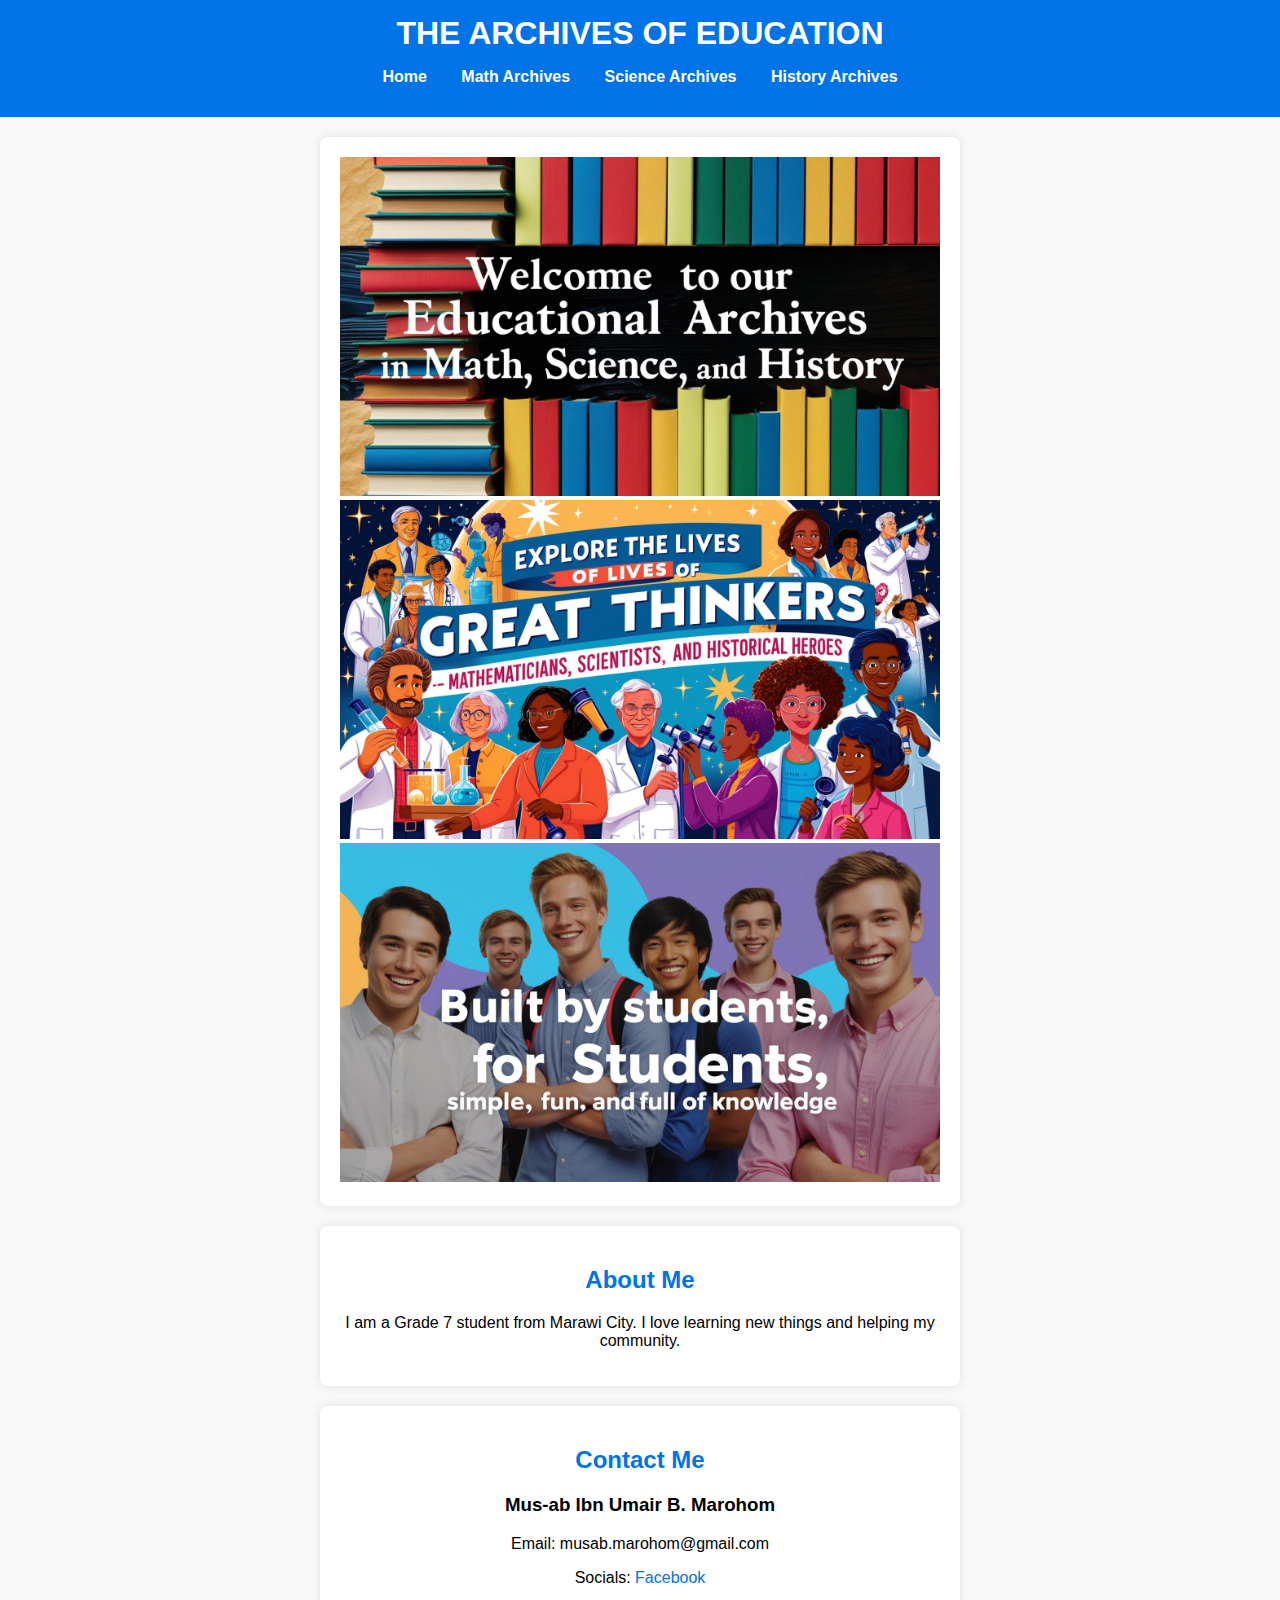
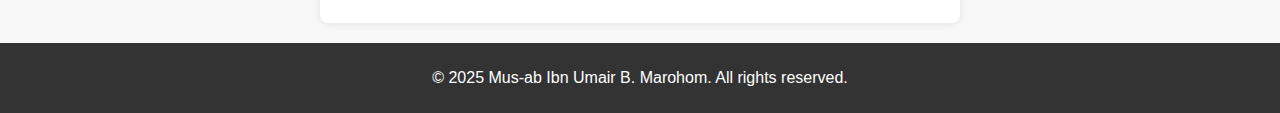
<file: index.html>
<!DOCTYPE html>
<html lang="en">
<head>
    <meta charset="UTF-8">
    <meta name="viewport" content="width=device-width, initial-scale=1.0">
    <title>THE ARCHIVES OF EDUCATION</title>
    <link rel="stylesheet" href="style.css">
</head>
<body>

    <header>
        <h1>THE ARCHIVES OF EDUCATION</h1>
        <nav>
            <ul>
                <li><a href="#home">Home</a></li>
                <li><a href="math.html">Math Archives</a></li> 
                <li><a href="science.html">Science Archives</a></li>
                <li><a href="history.html">History Archives</a></li>
            </ul>
        </nav>
    </header>

    <section id="home">
        <div class="carousel-slides">
            <div class="carousel-slide">
                <img src="images/banner1.jpg" alt="Welcome to Our Educational Archives in Math, Science, and History!">
            </div>
            <div class="carousel-slide">
                <img src="images/banner2.jpg" alt="Explore the lives of great thinkers — mathematicians, scientists, and historical heroes!">
            </div>
            <div class="carousel-slide">
                <img src="images/banner3.jpg" alt="Built by students, for students — simple, fun, and full of knowledge!">
            </div>
        </div>
    </section>
      
    <section id="about">
        <h2>About Me</h2>
        <p>I am a Grade 7 student from Marawi City. I love learning new things and helping my community.</p>
    </section>

    

    <section id="contact">
        <h2>Contact Me</h2>
        <h3>Mus-ab Ibn Umair B. Marohom</h3>
        <p>Email: musab.marohom@gmail.com</p>
        <p>Socials: <a href="https://www.facebook.com/musab.marohom">Facebook</a>  </p>
    </section>

    <footer>
        <p>© 2025  Mus-ab Ibn Umair B. Marohom. All rights reserved.</p>
    </footer>

</body>
</html>
</file>
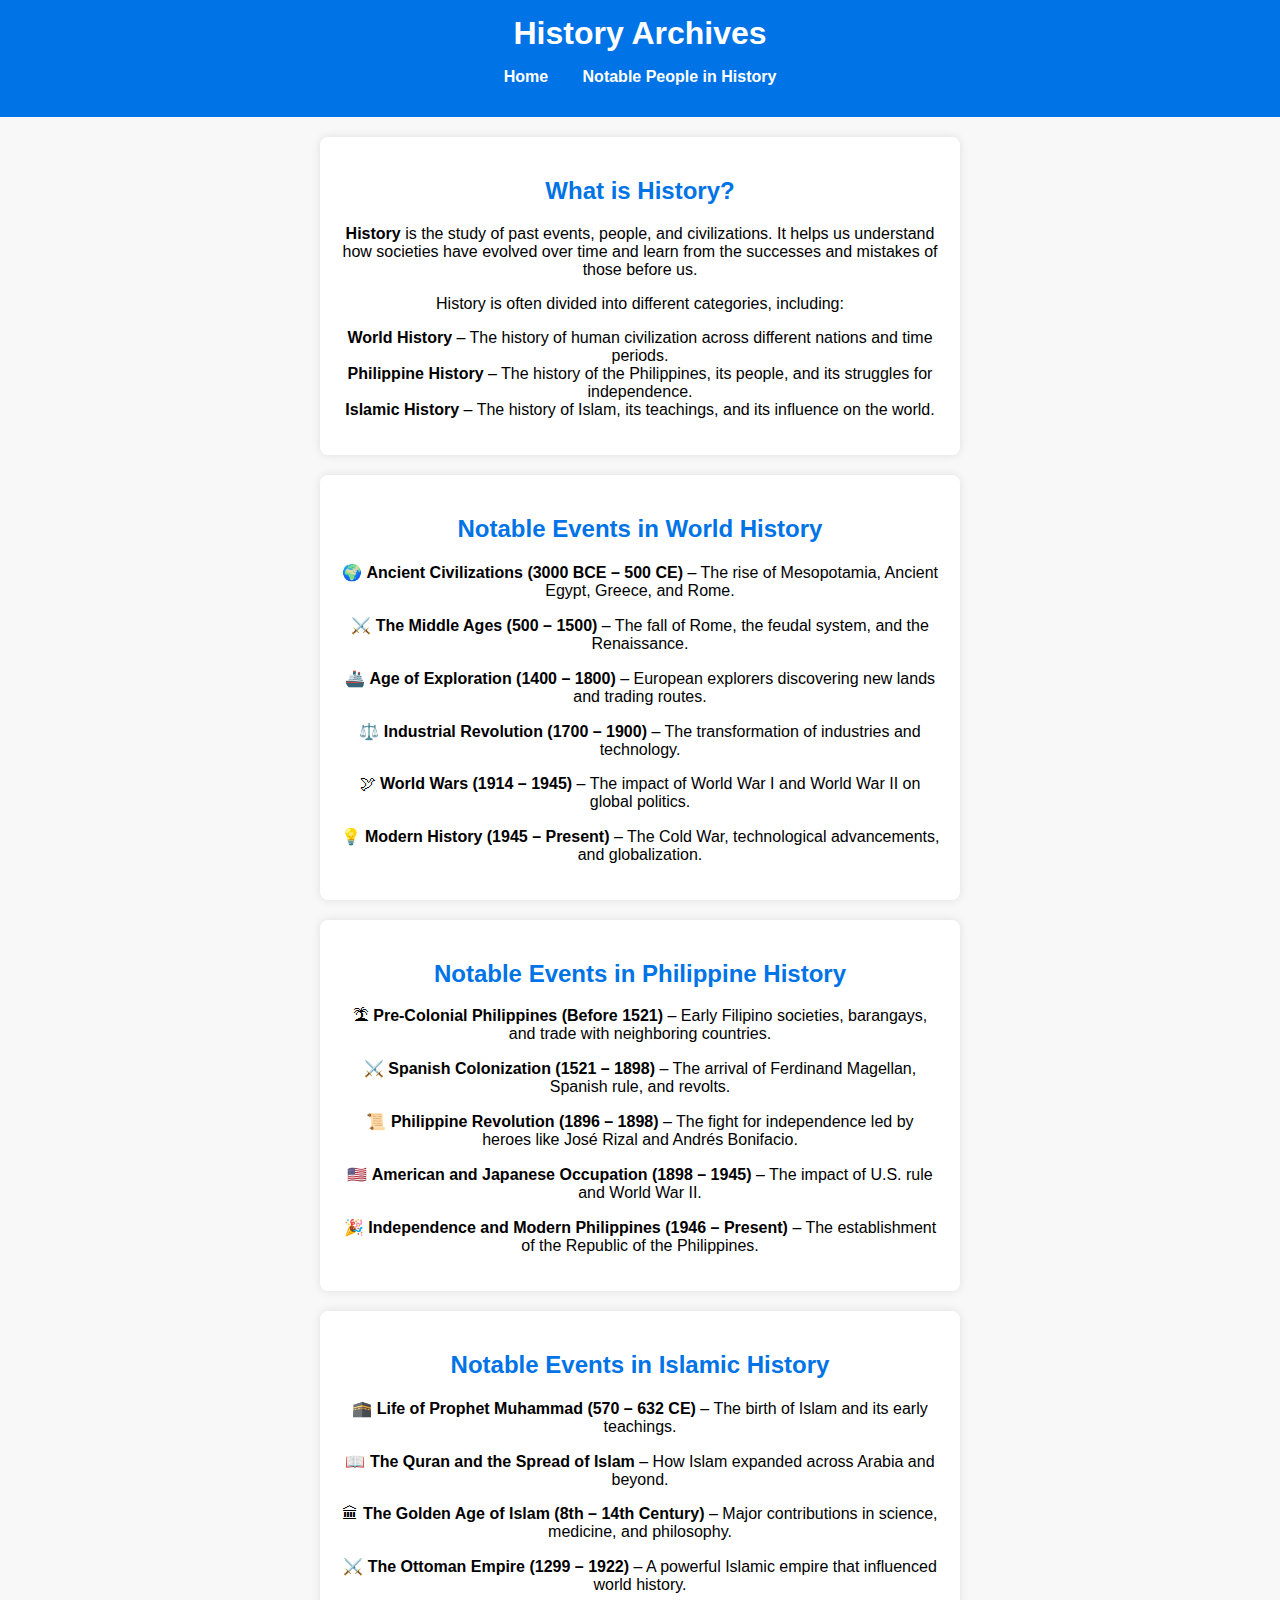
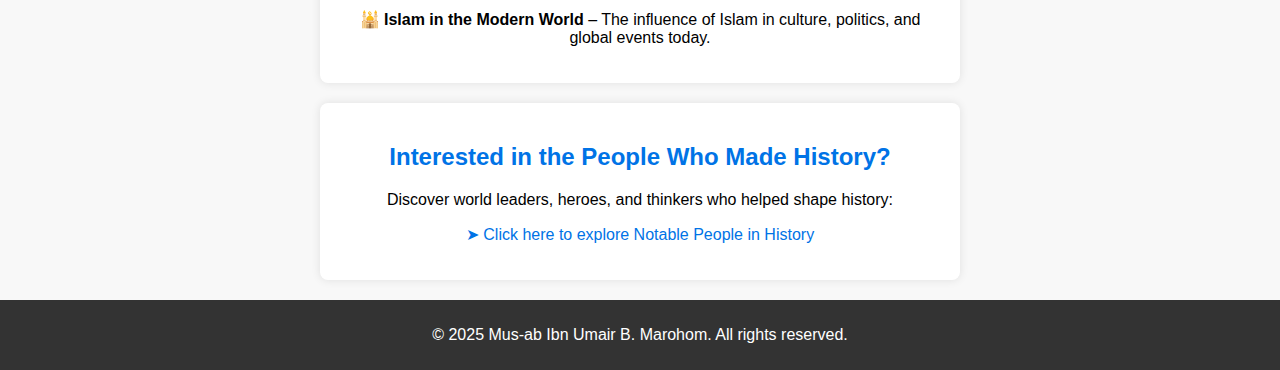
<file: history.html>
<!DOCTYPE html>
<html lang="en">
<head>
    <meta charset="UTF-8">
    <meta name="viewport" content="width=device-width, initial-scale=1.0">
    <title>History Archives</title>
    <link rel="stylesheet" href="style.css">
</head>
<body>

    <header>
        <h1>History Archives</h1>
        <nav>
            <ul>
                <li><a href="index.html">Home</a></li>
                <li><a href="notable_people.html">Notable People in History</a></li>
            </ul>
        </nav>
    </header>

    <section>
        <h2>What is History?</h2>
        <p><strong>History</strong> is the study of past events, people, and civilizations. It helps us understand how societies have evolved over time and learn from the successes and mistakes of those before us.</p>
        <p>History is often divided into different categories, including:</p>
        <ul>
            <li><strong>World History</strong> – The history of human civilization across different nations and time periods.</li>
            <li><strong>Philippine History</strong> – The history of the Philippines, its people, and its struggles for independence.</li>
            <li><strong>Islamic History</strong> – The history of Islam, its teachings, and its influence on the world.</li>
        </ul>
    </section>

    <section>
        <h2>Notable Events in World History</h2>
        <p>🌍 <strong>Ancient Civilizations (3000 BCE – 500 CE)</strong> – The rise of Mesopotamia, Ancient Egypt, Greece, and Rome.</p>
        <p>⚔️ <strong>The Middle Ages (500 – 1500)</strong> – The fall of Rome, the feudal system, and the Renaissance.</p>
        <p>🚢 <strong>Age of Exploration (1400 – 1800)</strong> – European explorers discovering new lands and trading routes.</p>
        <p>⚖️ <strong>Industrial Revolution (1700 – 1900)</strong> – The transformation of industries and technology.</p>
        <p>🕊 <strong>World Wars (1914 – 1945)</strong> – The impact of World War I and World War II on global politics.</p>
        <p>💡 <strong>Modern History (1945 – Present)</strong> – The Cold War, technological advancements, and globalization.</p>
    </section>

    <section>
        <h2>Notable Events in Philippine History</h2>
        <p>🏝 <strong>Pre-Colonial Philippines (Before 1521)</strong> – Early Filipino societies, barangays, and trade with neighboring countries.</p>
        <p>⚔️ <strong>Spanish Colonization (1521 – 1898)</strong> – The arrival of Ferdinand Magellan, Spanish rule, and revolts.</p>
        <p>📜 <strong>Philippine Revolution (1896 – 1898)</strong> – The fight for independence led by heroes like José Rizal and Andrés Bonifacio.</p>
        <p>🇺🇸 <strong>American and Japanese Occupation (1898 – 1945)</strong> – The impact of U.S. rule and World War II.</p>
        <p>🎉 <strong>Independence and Modern Philippines (1946 – Present)</strong> – The establishment of the Republic of the Philippines.</p>
    </section>

    <section>
        <h2>Notable Events in Islamic History</h2>
        <p>🕋 <strong>Life of Prophet Muhammad (570 – 632 CE)</strong> – The birth of Islam and its early teachings.</p>
        <p>📖 <strong>The Quran and the Spread of Islam</strong> – How Islam expanded across Arabia and beyond.</p>
        <p>🏛 <strong>The Golden Age of Islam (8th – 14th Century)</strong> – Major contributions in science, medicine, and philosophy.</p>
        <p>⚔️ <strong>The Ottoman Empire (1299 – 1922)</strong> – A powerful Islamic empire that influenced world history.</p>
        <p>🕌 <strong>Islam in the Modern World</strong> – The influence of Islam in culture, politics, and global events today.</p>
    </section>
    <section>
        <h2>Interested in the People Who Made History?</h2>
        <p>Discover world leaders, heroes, and thinkers who helped shape history:</p>
        <p><a href="notable_people.html">➤ Click here to explore Notable People in History</a></p>
      </section>
      

    <footer>
        <p>© 2025 Mus-ab Ibn Umair B. Marohom. All rights reserved.</p>
    </footer>

</body>
</html>
</file>
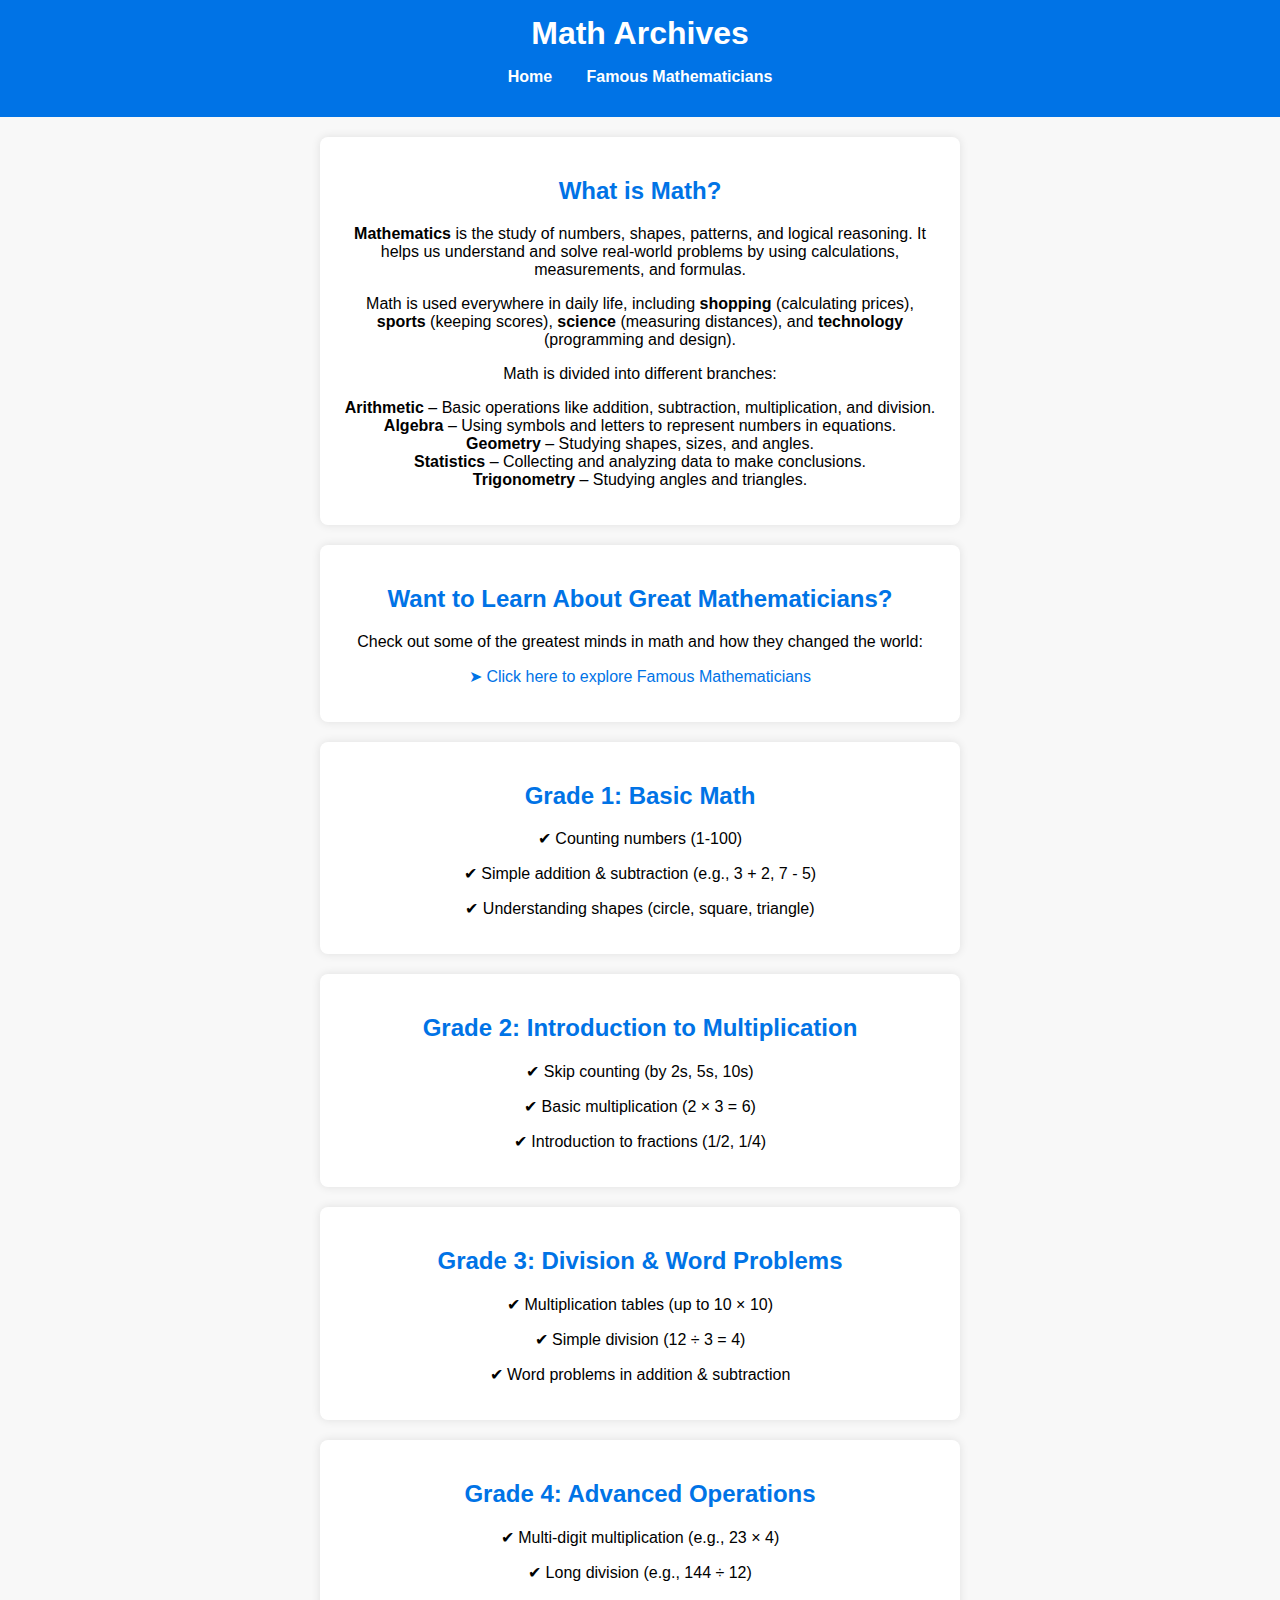
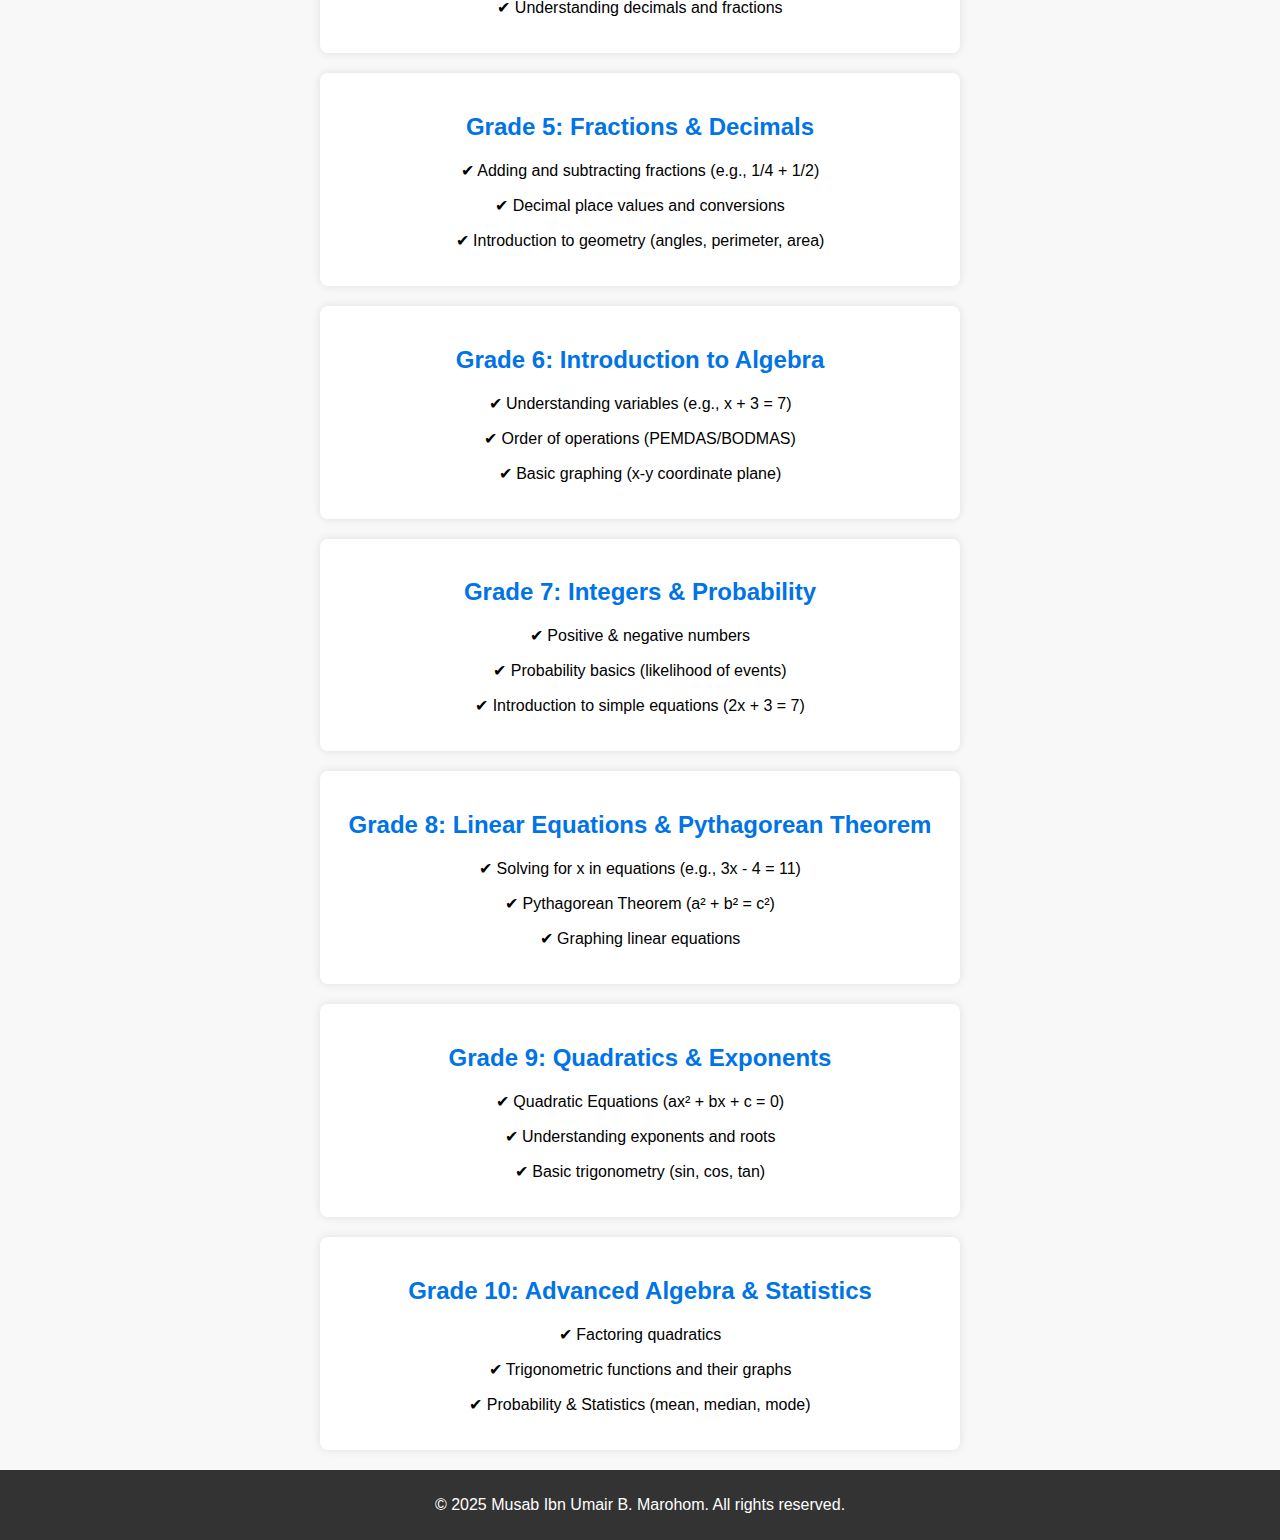
<file: math.html>
<!DOCTYPE html>
<html lang="en">
<head>
    <meta charset="UTF-8">
    <meta name="viewport" content="width=device-width, initial-scale=1.0">
    <title>Math Archives</title>
    <link rel="stylesheet" href="style.css">
</head>
<body>

    <header>
        <h1>Math Archives</h1>
        <nav>
            <ul>
                <li><a href="index.html">Home</a></li>
                <li><a href="mathematicians.html">Famous Mathematicians</a></li>
            </ul>
        </nav>
    </header>

    <section>
        <h2>What is Math?</h2>
        <p><strong>Mathematics</strong> is the study of numbers, shapes, patterns, and logical reasoning. It helps us understand and solve real-world problems by using calculations, measurements, and formulas.</p>
        <p>Math is used everywhere in daily life, including <strong>shopping</strong> (calculating prices), <strong>sports</strong> (keeping scores), <strong>science</strong> (measuring distances), and <strong>technology</strong> (programming and design).</p>
        <p>Math is divided into different branches:</p>
        <ul>
            <li><strong>Arithmetic</strong> – Basic operations like addition, subtraction, multiplication, and division.</li>
            <li><strong>Algebra</strong> – Using symbols and letters to represent numbers in equations.</li>
            <li><strong>Geometry</strong> – Studying shapes, sizes, and angles.</li>
            <li><strong>Statistics</strong> – Collecting and analyzing data to make conclusions.</li>
            <li><strong>Trigonometry</strong> – Studying angles and triangles.</li>
        </ul>
    </section>
    <section>
        <h2>Want to Learn About Great Mathematicians?</h2>
        <p>Check out some of the greatest minds in math and how they changed the world:</p>
        <p><a href="mathematicians.html">➤ Click here to explore Famous Mathematicians</a></p>
      </section>
      
    <section>
    
        <h2>Grade 1: Basic Math</h2>
        <p>✔ Counting numbers (1-100)</p>
        <p>✔ Simple addition & subtraction (e.g., 3 + 2, 7 - 5)</p>
        <p>✔ Understanding shapes (circle, square, triangle)</p>
    </section>

    <section>
        <h2>Grade 2: Introduction to Multiplication</h2>
        <p>✔ Skip counting (by 2s, 5s, 10s)</p>
        <p>✔ Basic multiplication (2 × 3 = 6)</p>
        <p>✔ Introduction to fractions (1/2, 1/4)</p>
    </section>

    <section>
        <h2>Grade 3: Division & Word Problems</h2>
        <p>✔ Multiplication tables (up to 10 × 10)</p>
        <p>✔ Simple division (12 ÷ 3 = 4)</p>
        <p>✔ Word problems in addition & subtraction</p>
    </section>

    <section>
        <h2>Grade 4: Advanced Operations</h2>
        <p>✔ Multi-digit multiplication (e.g., 23 × 4)</p>
        <p>✔ Long division (e.g., 144 ÷ 12)</p>
        <p>✔ Understanding decimals and fractions</p>
    </section>

    <section>
        <h2>Grade 5: Fractions & Decimals</h2>
        <p>✔ Adding and subtracting fractions (e.g., 1/4 + 1/2)</p>
        <p>✔ Decimal place values and conversions</p>
        <p>✔ Introduction to geometry (angles, perimeter, area)</p>
    </section>

    <section>
        <h2>Grade 6: Introduction to Algebra</h2>
        <p>✔ Understanding variables (e.g., x + 3 = 7)</p>
        <p>✔ Order of operations (PEMDAS/BODMAS)</p>
        <p>✔ Basic graphing (x-y coordinate plane)</p>
    </section>

    <section>
        <h2>Grade 7: Integers & Probability</h2>
        <p>✔ Positive & negative numbers</p>
        <p>✔ Probability basics (likelihood of events)</p>
        <p>✔ Introduction to simple equations (2x + 3 = 7)</p>
    </section>

    <section>
        <h2>Grade 8: Linear Equations & Pythagorean Theorem</h2>
        <p>✔ Solving for x in equations (e.g., 3x - 4 = 11)</p>
        <p>✔ Pythagorean Theorem (a² + b² = c²)</p>
        <p>✔ Graphing linear equations</p>
    </section>

    <section>
        <h2>Grade 9: Quadratics & Exponents</h2>
        <p>✔ Quadratic Equations (ax² + bx + c = 0)</p>
        <p>✔ Understanding exponents and roots</p>
        <p>✔ Basic trigonometry (sin, cos, tan)</p>
    </section>

    <section>
        <h2>Grade 10: Advanced Algebra & Statistics</h2>
        <p>✔ Factoring quadratics</p>
        <p>✔ Trigonometric functions and their graphs</p>
        <p>✔ Probability & Statistics (mean, median, mode)</p>
    </section>

    <footer>
        <p>© 2025  Musab Ibn Umair B. Marohom. All rights reserved.</p>
    </footer>

</body>
</html>
</file>
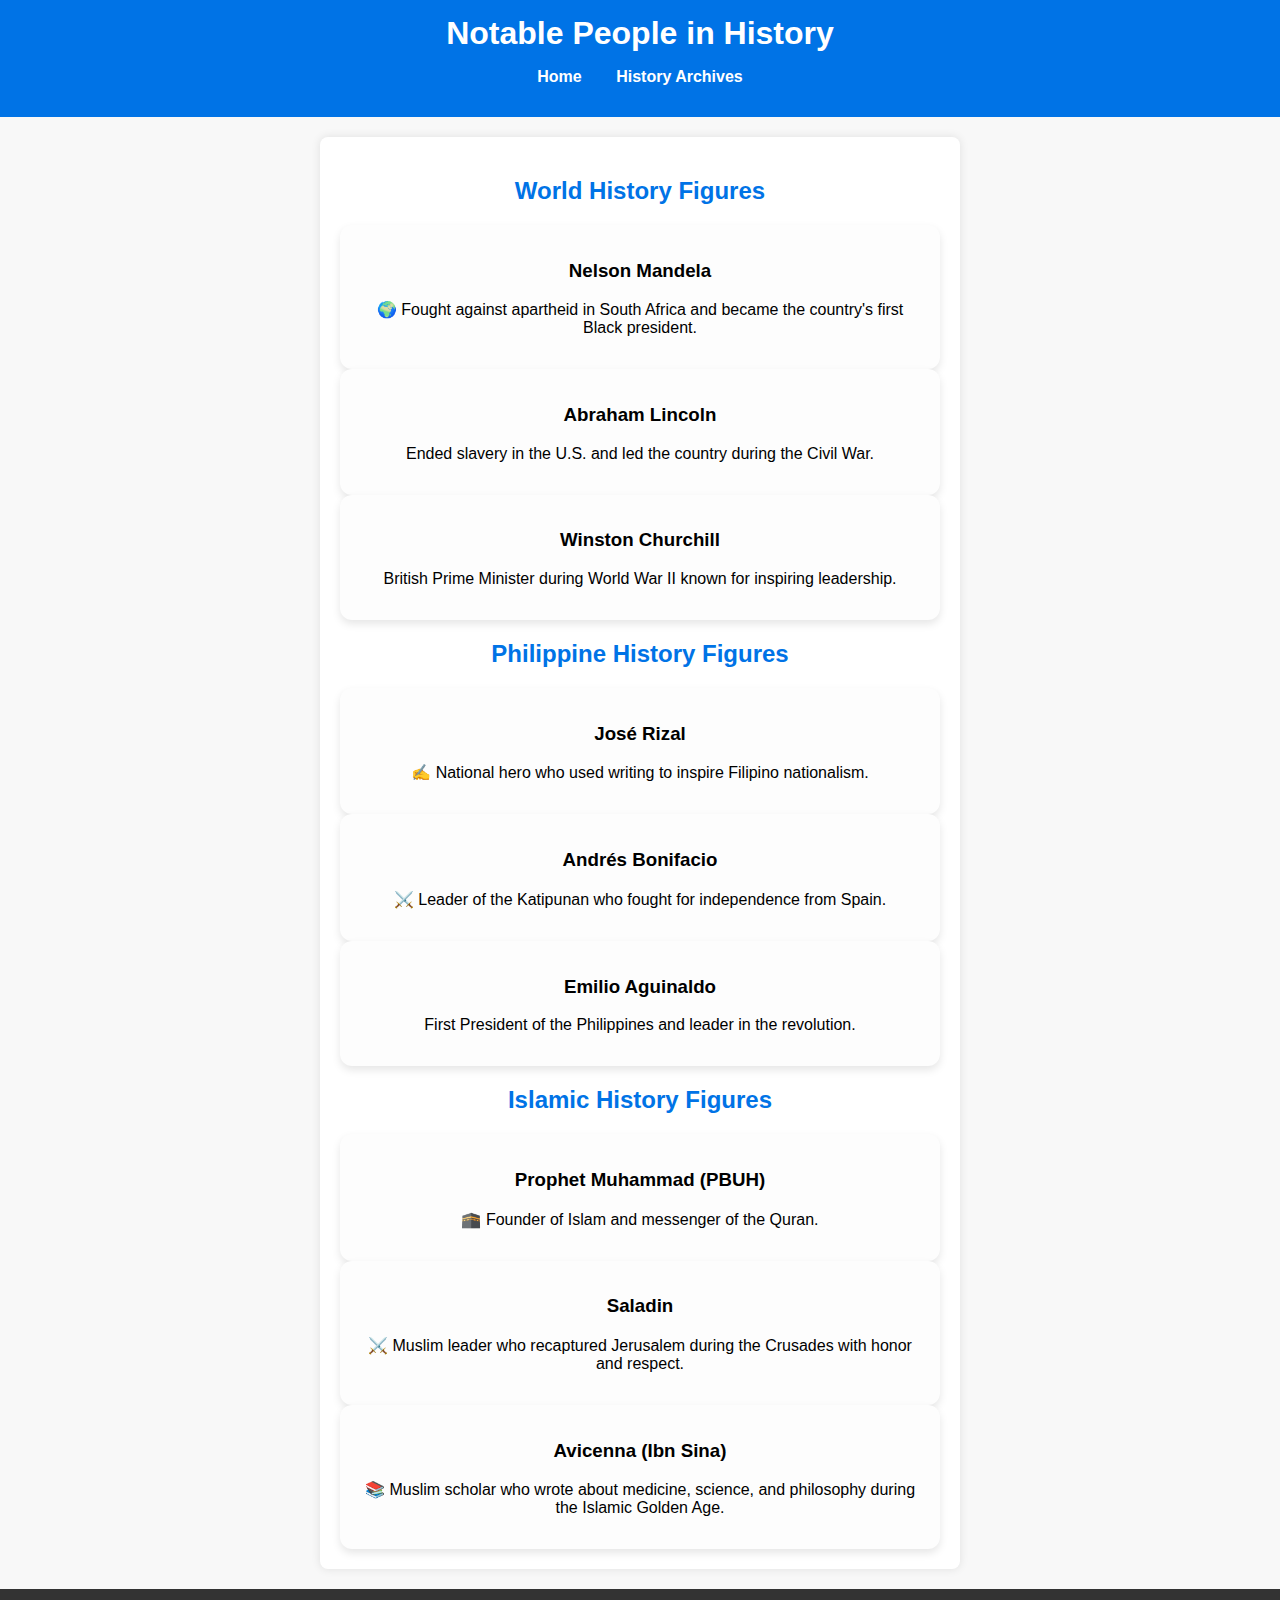
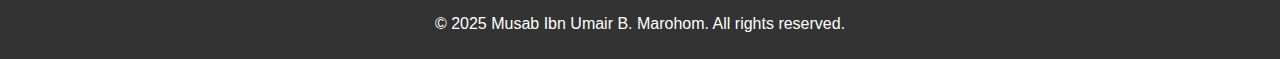
<file: notable_people.html>
<!DOCTYPE html>
<html lang="en">
<head>
  <meta charset="UTF-8" />
  <meta name="viewport" content="width=device-width, initial-scale=1.0"/>
  <title>Notable People in History</title>
  <link rel="stylesheet" href="style.css" />
</head>
<body>

  <header>
    <h1>Notable People in History</h1>
    <nav>
      <ul>
        <li><a href="index.html">Home</a></li>
        <li><a href="history.html">History Archives</a></li>
      </ul>
    </nav>
  </header>

  <section class="people-cards">
    <h2>World History Figures</h2>

    <div class="card">
      <h3>Nelson Mandela</h3>
      <p>🌍 Fought against apartheid in South Africa and became the country's first Black president.</p>
    </div>

    <div class="card">
      <h3>Abraham Lincoln</h3>
      <p>Ended slavery in the U.S. and led the country during the Civil War.</p>
    </div>

    <div class="card">
      <h3>Winston Churchill</h3>
      <p>British Prime Minister during World War II known for inspiring leadership.</p>
    </div>

    <h2>Philippine History Figures</h2>

    <div class="card">
      <h3>José Rizal</h3>
      <p>✍️ National hero who used writing to inspire Filipino nationalism.</p>
    </div>

    <div class="card">
      <h3>Andrés Bonifacio</h3>
      <p>⚔️ Leader of the Katipunan who fought for independence from Spain.</p>
    </div>

    <div class="card">
      <h3>Emilio Aguinaldo</h3>
      <p>First President of the Philippines and leader in the revolution.</p>
    </div>

    <h2>Islamic History Figures</h2>

    <div class="card">
      <h3>Prophet Muhammad (PBUH)</h3>
      <p>🕋 Founder of Islam and messenger of the Quran.</p>
    </div>

    <div class="card">
      <h3>Saladin</h3>
      <p>⚔️ Muslim leader who recaptured Jerusalem during the Crusades with honor and respect.</p>
    </div>

    <div class="card">
      <h3>Avicenna (Ibn Sina)</h3>
      <p>📚 Muslim scholar who wrote about medicine, science, and philosophy during the Islamic Golden Age.</p>
    </div>
  </section>

  <footer>
    <p>© 2025 Musab Ibn Umair B. Marohom. All rights reserved.</p>
  </footer>

</body>
</html>
</file>
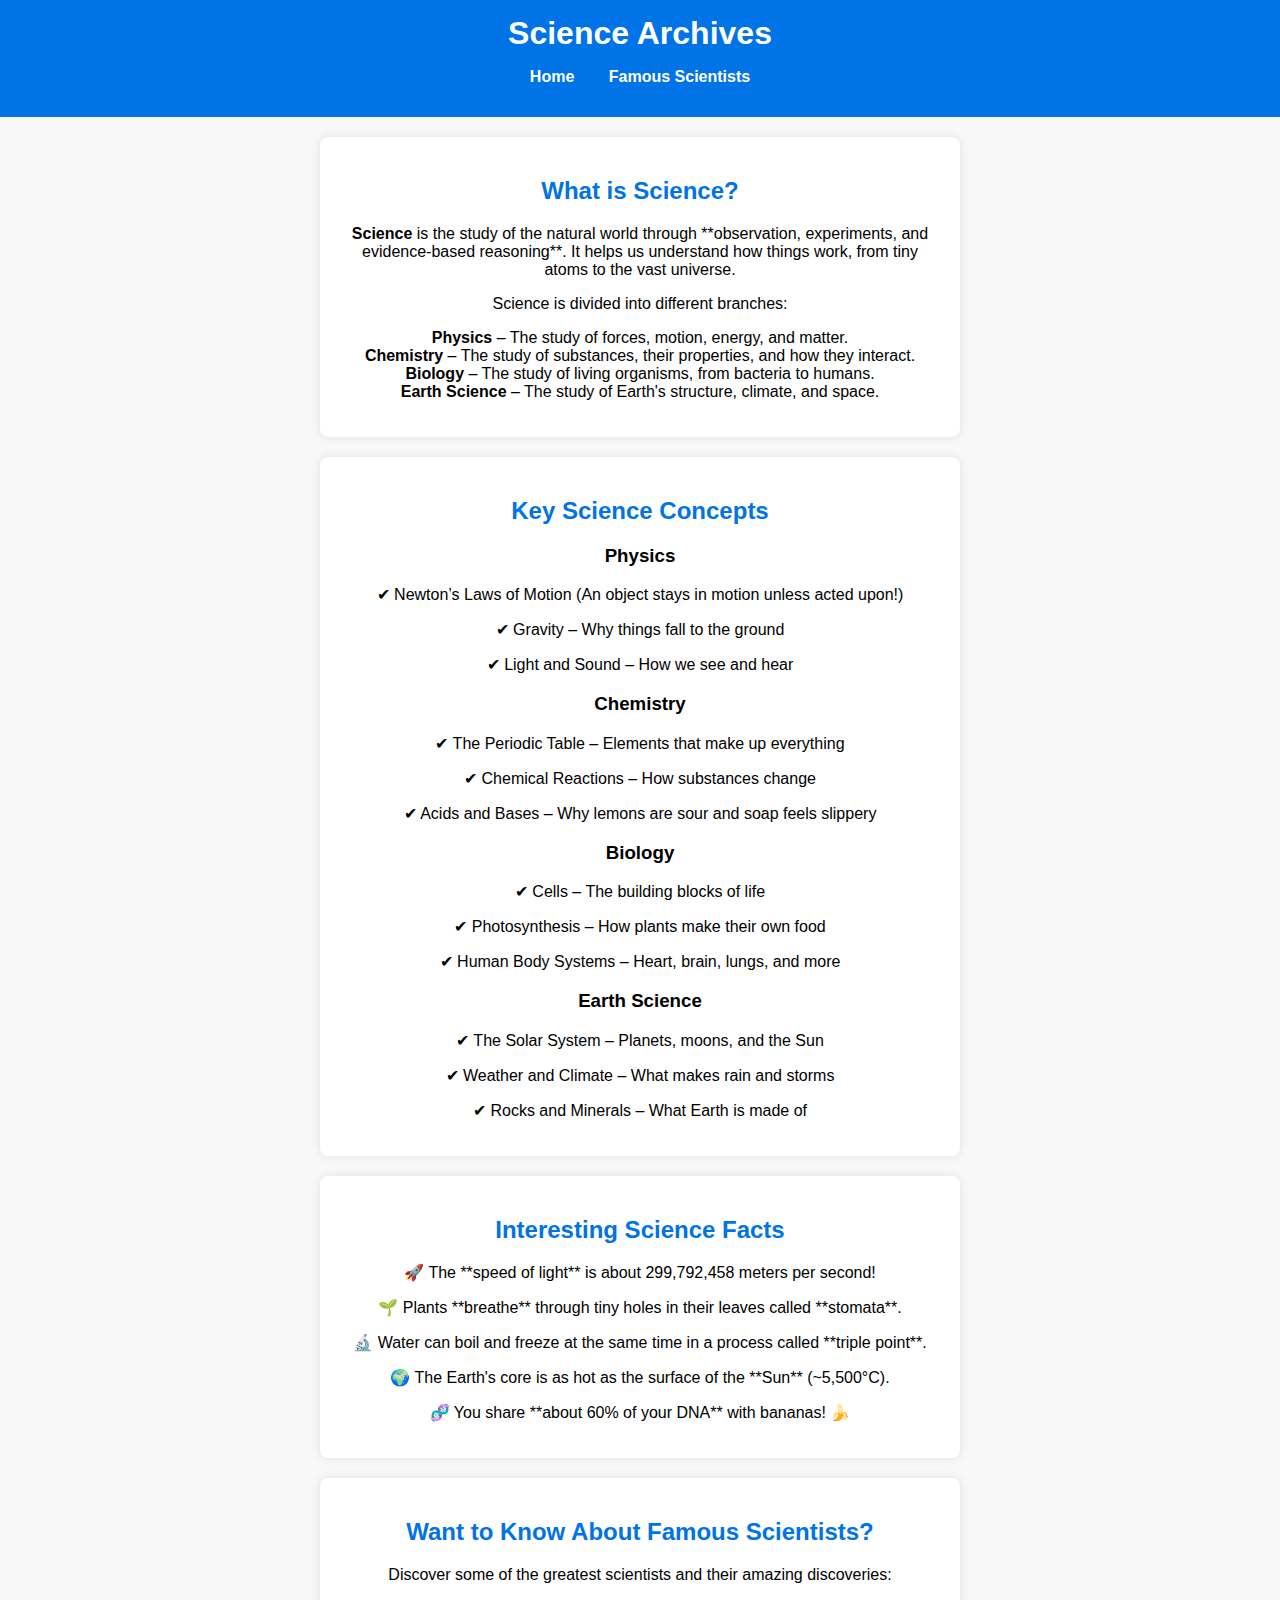
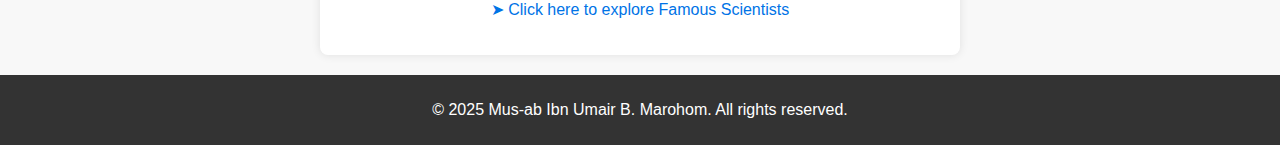
<file: science.html>
<!DOCTYPE html>
<html lang="en">
<head>
    <meta charset="UTF-8">
    <meta name="viewport" content="width=device-width, initial-scale=1.0">
    <title>Science Archives</title>
    <link rel="stylesheet" href="style.css">
</head>
<body>

    <header>
        <h1>Science Archives</h1>
        <nav>
            <ul>
                <li><a href="index.html">Home</a></li>
                <li><a href="scientists.html">Famous Scientists</a></li>
            </ul>
        </nav>
    </header>

    <section id="definition">
        <h2>What is Science?</h2>
        <p><strong>Science</strong> is the study of the natural world through **observation, experiments, and evidence-based reasoning**. It helps us understand how things work, from tiny atoms to the vast universe.</p>
        <p>Science is divided into different branches:</p>
        <ul>
            <li><strong>Physics</strong> – The study of forces, motion, energy, and matter.</li>
            <li><strong>Chemistry</strong> – The study of substances, their properties, and how they interact.</li>
            <li><strong>Biology</strong> – The study of living organisms, from bacteria to humans.</li>
            <li><strong>Earth Science</strong> – The study of Earth's structure, climate, and space.</li>
        </ul>
    </section>
      
    <section id="concepts">
        <h2>Key Science Concepts</h2>
        
        <h3>Physics</h3>
        <p>✔ Newton’s Laws of Motion (An object stays in motion unless acted upon!)</p>
        <p>✔ Gravity – Why things fall to the ground</p>
        <p>✔ Light and Sound – How we see and hear</p>

        <h3>Chemistry</h3>
        <p>✔ The Periodic Table – Elements that make up everything</p>
        <p>✔ Chemical Reactions – How substances change</p>
        <p>✔ Acids and Bases – Why lemons are sour and soap feels slippery</p>

        <h3>Biology</h3>
        <p>✔ Cells – The building blocks of life</p>
        <p>✔ Photosynthesis – How plants make their own food</p>
        <p>✔ Human Body Systems – Heart, brain, lungs, and more</p>

        <h3>Earth Science</h3>
        <p>✔ The Solar System – Planets, moons, and the Sun</p>
        <p>✔ Weather and Climate – What makes rain and storms</p>
        <p>✔ Rocks and Minerals – What Earth is made of</p>
    </section>

    <section id="facts">
        <h2>Interesting Science Facts</h2>
        <p>🚀 The **speed of light** is about 299,792,458 meters per second!</p>
        <p>🌱 Plants **breathe** through tiny holes in their leaves called **stomata**.</p>
        <p>🔬 Water can boil and freeze at the same time in a process called **triple point**.</p>
        <p>🌍 The Earth's core is as hot as the surface of the **Sun** (~5,500°C).</p>
        <p>🧬 You share **about 60% of your DNA** with bananas! 🍌</p>
    </section>

    <section id="famous-scientists">
        <h2>Want to Know About Famous Scientists?</h2>
        <p>Discover some of the greatest scientists and their amazing discoveries:</p>
        <p><a href="scientists.html">➤ Click here to explore Famous Scientists</a></p>
    </section>

    <footer>
        <p>© 2025  Mus-ab Ibn Umair B. Marohom. All rights reserved.</p>
    </footer>

</body>
</html>
</file>
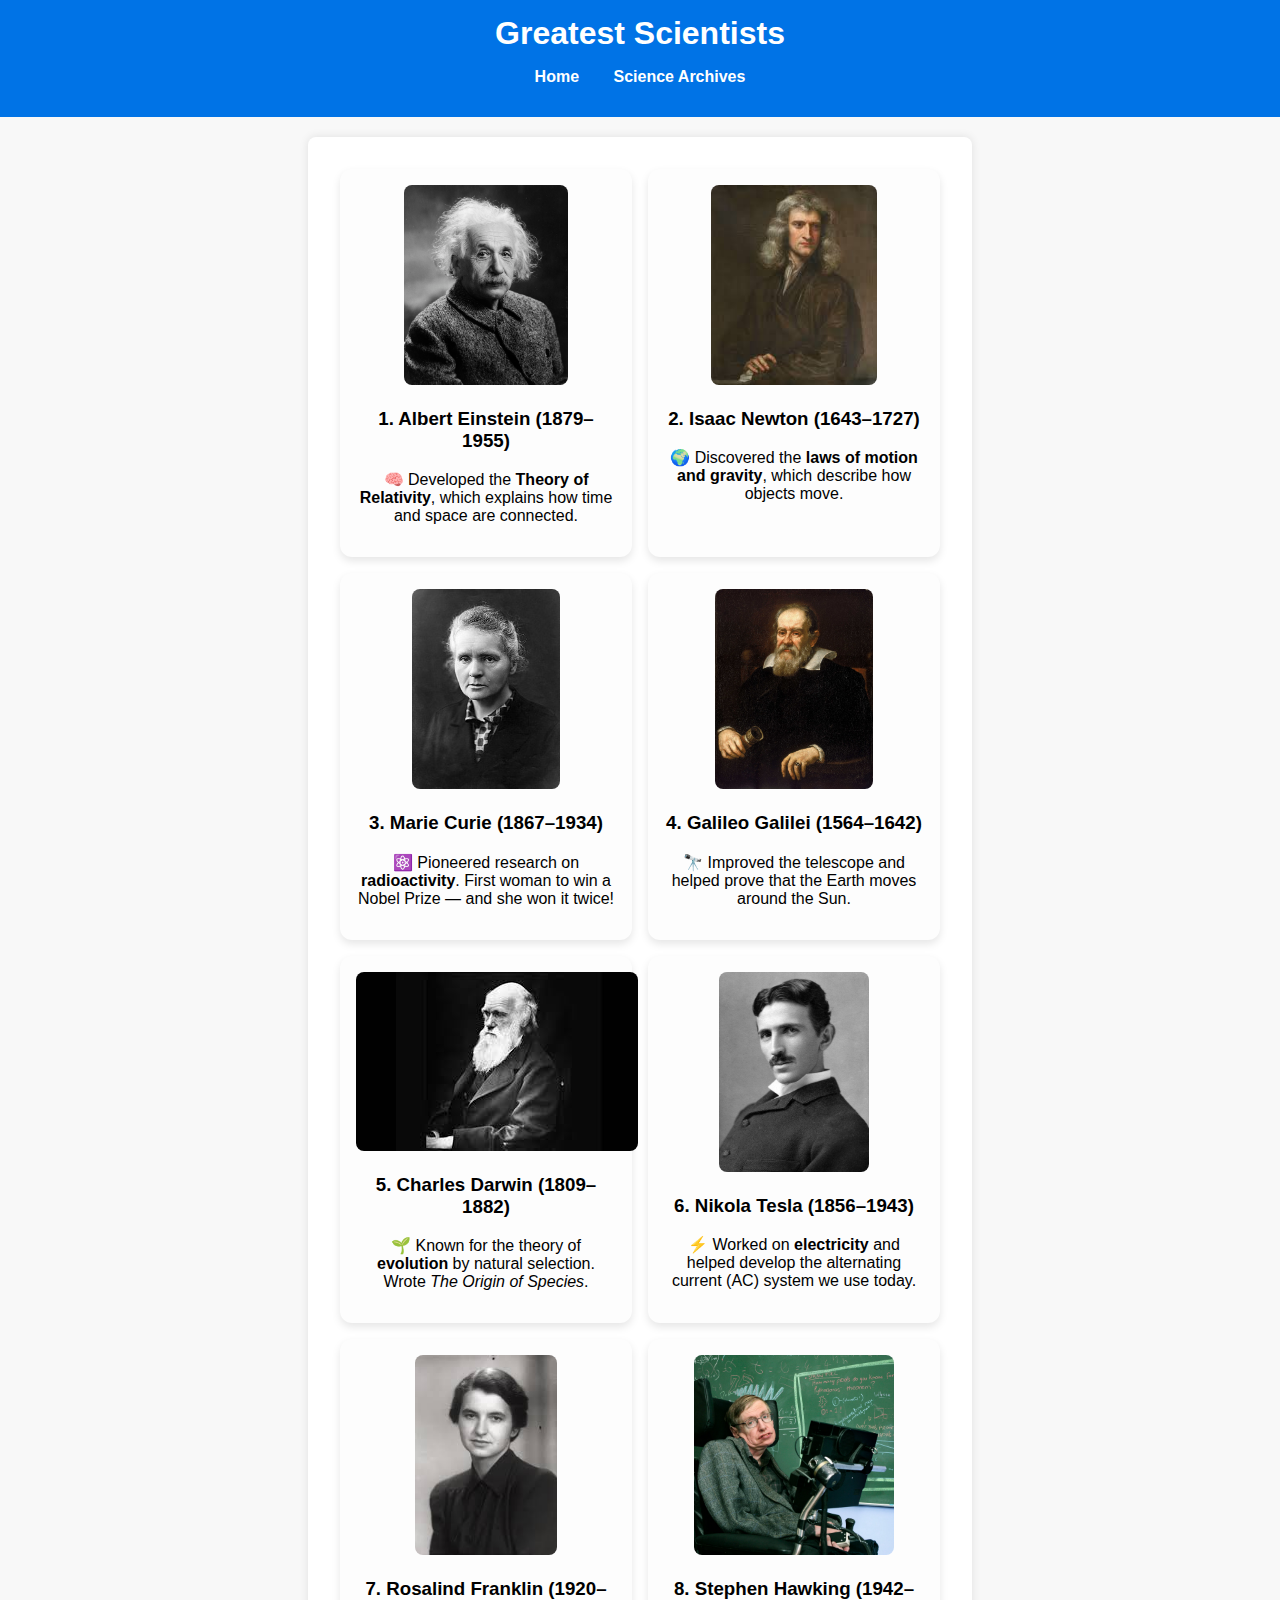
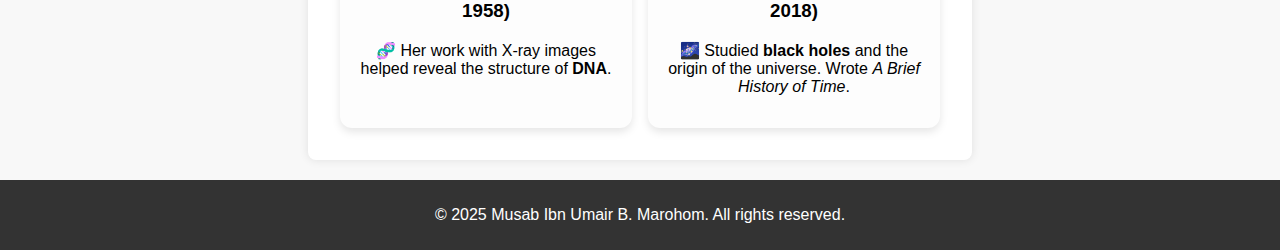
<file: scientists.html>
<!DOCTYPE html>
<html lang="en">
<head>
  <meta charset="UTF-8" />
  <meta name="viewport" content="width=device-width, initial-scale=1.0"/>
  <title>Greatest Scientists</title>
  <link rel="stylesheet" href="style.css" />
</head>
<body>

  <header>
    <h1>Greatest Scientists</h1>
    <nav>
      <ul>
        <li><a href="index.html">Home</a></li>
        <li><a href="science.html">Science Archives</a></li>
      </ul>
    </nav>
  </header>

  <section class="cards">
    <div class="card">
      <img src="images/scientists/einstein.jpg" alt="Einstein">
      <h3>1. Albert Einstein (1879–1955)</h3>
      <p>🧠 Developed the <strong>Theory of Relativity</strong>, which explains how time and space are connected.</p>
    </div>
    
    <div class="card">
      <img src="images/scientists/isaac-newton.jpg" alt="Newton">
      <h3>2. Isaac Newton (1643–1727)</h3>
      <p>🌍 Discovered the <strong>laws of motion and gravity</strong>, which describe how objects move.</p>
    </div>
    <div class="card">
      <img src="images/scientists/curie.jpg" alt="curie">
      <h3>3. Marie Curie (1867–1934)</h3>
      <p>⚛️ Pioneered research on <strong>radioactivity</strong>. First woman to win a Nobel Prize — and she won it twice!</p>
    </div>
    <div class="card">
      <img src="images/scientists/galileo.jpg" alt="Galileo">
      <h3>4. Galileo Galilei (1564–1642)</h3>
      <p>🔭 Improved the telescope and helped prove that the Earth moves around the Sun.</p>
    </div>
    <div class="card">
      <img src="images/scientists/darwin.jpg" alt="Monkey man">
      <h3>5. Charles Darwin (1809–1882)</h3>
      <p>🌱 Known for the theory of <strong>evolution</strong> by natural selection. Wrote <em>The Origin of Species</em>.</p>
    </div>
    <div class="card">
      <img src="images/scientists/Elon.jpeg" alt="Musk">
      <h3>6. Nikola Tesla (1856–1943)</h3>
      <p>⚡ Worked on <strong>electricity</strong> and helped develop the alternating current (AC) system we use today.</p>
    </div>
    <div class="card">
      <img src="images/scientists/rosalind.jpg" alt="Rosalind franklin">
      <h3>7. Rosalind Franklin (1920–1958)</h3>
      <p>🧬 Her work with X-ray images helped reveal the structure of <strong>DNA</strong>.</p>
    </div> 
    <div class="card">
      <img src="images/scientists/hawking2.webp" alt="stephen hawking">
      <h3>8. Stephen Hawking (1942–2018)</h3>
      <p>🌌 Studied <strong>black holes</strong> and the origin of the universe. Wrote <em>A Brief History of Time</em>.</p>
    </div>
  </section>

  <footer>
    <p>© 2025 Musab Ibn Umair B. Marohom. All rights reserved.</p>
  </footer>

</body>
</file>
<file: style.css>
body {
    font-family: Arial, sans-serif;
    margin: 0;
    padding: 0;
    text-align: center;
    background-color: #f8f8f8;
}

header {
    background-color: #0073e6;
    color: white;
    padding: 15px 0;
}

h1 {
    margin: 0;
}

nav ul {
    list-style-type: none;
    padding: 0;
}

nav ul li {
    display: inline;
    margin: 0 15px;
}

nav ul li a {
    color: white;
    text-decoration: none;
    font-weight: bold;
}

/* Sections */
section {
    margin: 20px;
    padding: 20px;
    background-color: white;
    border-radius: 8px;
    box-shadow: 0px 0px 10px rgba(0, 0, 0, 0.1);
    max-width: 600px;
    margin-left: auto;
    margin-right: auto;
}

h2 {
    color: #0073e6;
}

ul {
    list-style-type: none;
    padding: 0;
}

a {
    color: #0073e6;
    text-decoration: none;
}

footer {
    background-color: #333;
    color: white;
    padding: 10px;
    margin-top: 20px;
}

.banner {
    background-color: #f0f8ff;
    padding: 1rem;
    text-align: center;
    font-size: 1.1rem;
    border-bottom: 2px solid #ccc;
}
  
.banner-message {
    margin: 0.5rem 0;
    padding: 0.5rem;
    color: #333;
}

.cards {
    padding: 2rem;
    display: grid;
    grid-template-columns: repeat(auto-fit, minmax(250px, 1fr));
    gap: 1rem;
}
  
.card {
    background: #fdfdfd;
    padding: 1rem;
    border-radius: 12px;
    box-shadow: 0 4px 8px rgba(0,0,0,0.1);
    text-align: center;
    transition: transform 0.3s, background-color 0.3s;
}
  
.card img {
    max-height: 200px;
    object-fit: cover;
    border-radius: 8px;
}
  
.card:hover {
    transform: translateY(-5px);
    background-color: #f0f8ff;
}
  
.carousel-slide img {
    width: 100%;
}
</file>
